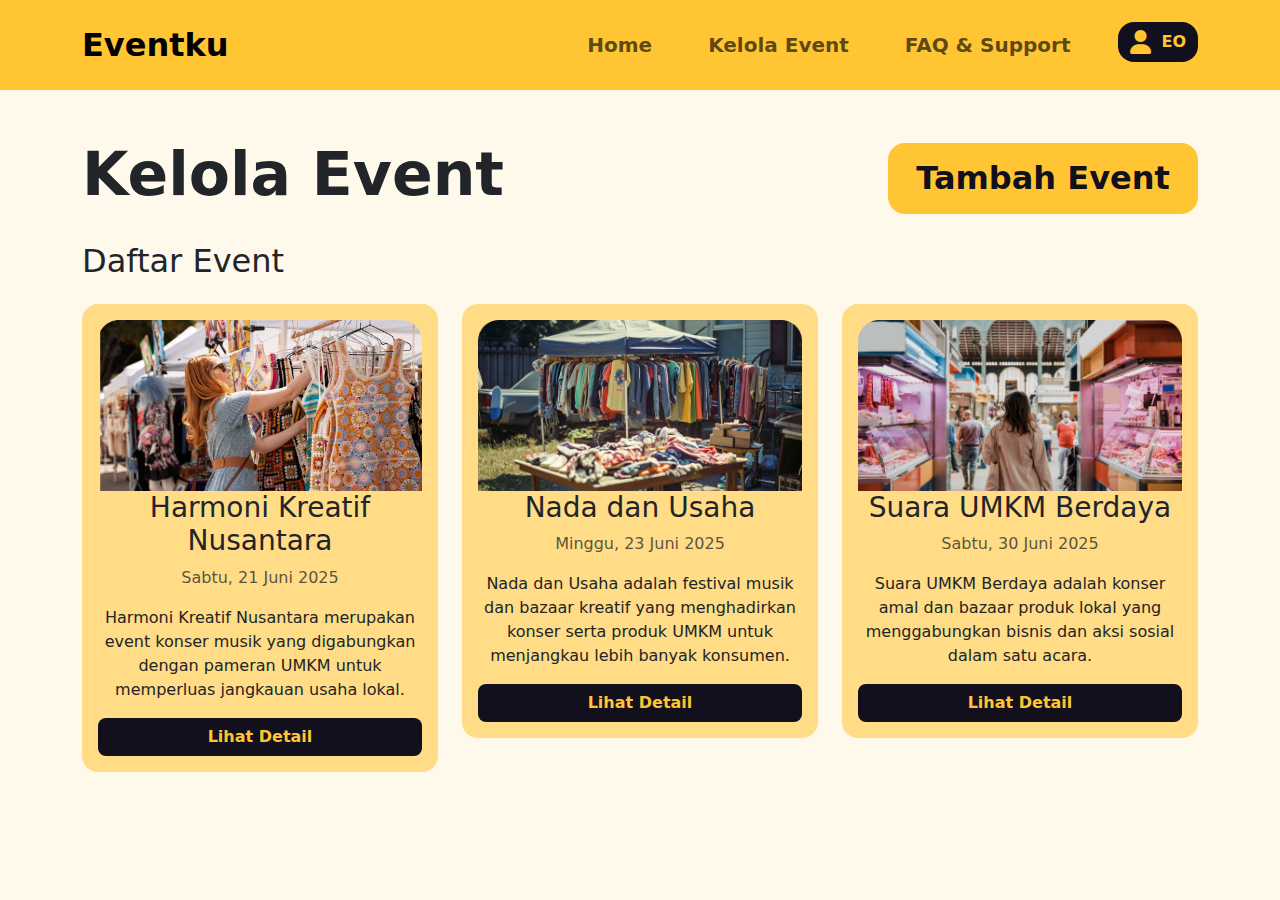
<file: index.html>
<!DOCTYPE html>
<html lang="en">

<head>
    <meta charset="UTF-8">
    <meta name="viewport" content="width=device-width, initial-scale=1.0">
    <title>Eventku</title>

    <!-- Bootstrap CSS -->
    <link href="https://cdn.jsdelivr.net/npm/bootstrap@5.3.2/dist/css/bootstrap.min.css" rel="stylesheet">

    <!-- Font Awesome -->
    <link rel="stylesheet" href="https://cdnjs.cloudflare.com/ajax/libs/font-awesome/6.0.0/css/all.min.css">

    <!-- Custom CSS -->
    <link rel="stylesheet" href="styles.css">
</head>

<body>
    <!-- Navbar -->
    <nav class="navbar navbar-expand-lg">
        <div class="container">
            <a class="navbar-brand logo" href="#">Eventku</a>
            <button class="navbar-toggler" type="button" data-bs-toggle="collapse" data-bs-target="#navbarNav"
                aria-controls="navbarNav" aria-expanded="false" aria-label="Toggle navigation">
                <span class="navbar-toggler-icon"></span>
            </button>
            <div class="collapse navbar-collapse" id="navbarNav">
                <ul class="navbar-nav ms-auto">
                    <li class="nav-item">
                        <a class="nav-link" href="#">Home</a>
                    </li>
                    <li class="nav-item">
                        <a class="nav-link" href="#">Kelola Event</a>
                    </li>
                    <li class="nav-item">
                        <a class="nav-link" href="#">FAQ & Support</a>
                    </li>
                    <li class="nav-item">
                        <div class="user-box d-flex align-items-center">
                            <i class="fa-solid fa-user user-icon"></i>
                            <span>EO</span>
                        </div>
                    </li>
                </ul>
            </div>
        </div>
    </nav>

    <!-- Content -->
    <div class="container mt-5">
        <div class="d-flex justify-content-between align-items-center mb-4">
            <h1 class="kelola-title">Kelola Event</h1>
            <button class="btn tambah-event-btn">Tambah Event</button>
        </div>

        <h2 class="mb-4">Daftar Event</h2>

        <div class="row gy-4">
            <!-- Event Card 1 -->
            <div class="col-md-4">
                <div class="card event-card p-3 text-center">
                    <img src="eventSatu.png" alt="Event Image" class="img-fluid" />
                    <h3>Harmoni Kreatif Nusantara</h3>
                    <p class="text-muted">Sabtu, 21 Juni 2025</p>
                    <p>Harmoni Kreatif Nusantara merupakan event konser musik yang digabungkan dengan pameran UMKM untuk memperluas jangkauan usaha lokal.</p>
                    <button class="btn detail-btn" onclick="window.location.href='DetailEvent.html'">Lihat Detail</button>

                </div>
            </div>

            <!-- Event Card 2 -->
            <div class="col-md-4">
                <div class="card event-card p-3 text-center">
                    <img src="eventDua.png" alt="Event Image" class="img-fluid" />
                    <h3>Nada dan Usaha</h3>
                    <p class="text-muted">Minggu, 23 Juni 2025</p>
                    <p>Nada dan Usaha adalah festival musik dan bazaar kreatif yang menghadirkan konser serta produk UMKM untuk menjangkau lebih banyak konsumen.</p>
                    <button class="btn detail-btn" onclick="window.location.href='DetailEventDua.html'">Lihat Detail</button>
                </div>
            </div>

            <!-- Event Card 3 -->
            <div class="col-md-4">
                <div class="card event-card p-3 text-center">
                    <img src="eventTiga.png" alt="Event Image" class="img-fluid" />
                    <h3>Suara UMKM Berdaya</h3>
                    <p class="text-muted">Sabtu, 30 Juni 2025</p>
                    <p>Suara UMKM Berdaya adalah konser amal dan bazaar produk lokal yang menggabungkan bisnis dan aksi sosial dalam satu acara.</p>
                    <button class="btn detail-btn">Lihat Detail</button>
                </div>
            </div>
        </div>
    </div>

    <!-- Bootstrap JS -->
    <script src="https://cdn.jsdelivr.net/npm/bootstrap@5.3.2/dist/js/bootstrap.bundle.min.js"></script>
</body>

</html>
</file>
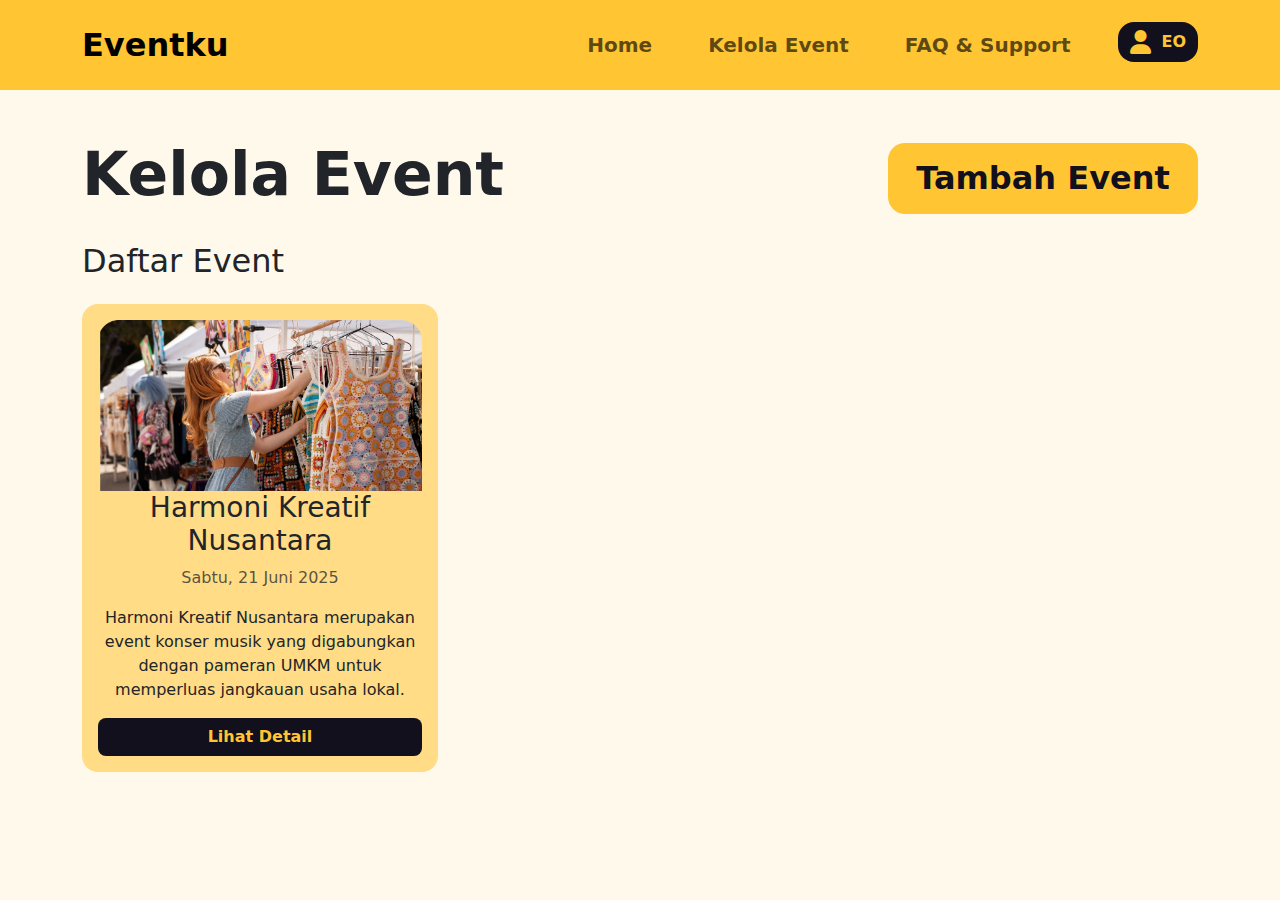
<file: coba/index.html>
<!DOCTYPE html>
        <html lang="en">

        <head>
            <meta charset="UTF-8">
            <meta name="viewport" content="width=device-width, initial-scale=1.0">
            <title>Eventku</title>

            <!-- Bootstrap CSS -->
            <link href="https://cdn.jsdelivr.net/npm/bootstrap@5.3.2/dist/css/bootstrap.min.css" rel="stylesheet">

            <!-- Font Awesome -->
            <link rel="stylesheet" href="https://cdnjs.cloudflare.com/ajax/libs/font-awesome/6.0.0/css/all.min.css">

            <!-- Custom CSS -->
            <link rel="stylesheet" href="styles.css">
        </head>

        <body>
            <!-- Navbar -->
            <nav class="navbar navbar-expand-lg">
                <div class="container">
                    <a class="navbar-brand logo" href="#">Eventku</a>
                    <button class="navbar-toggler" type="button" data-bs-toggle="collapse" data-bs-target="#navbarNav"
                        aria-controls="navbarNav" aria-expanded="false" aria-label="Toggle navigation">
                        <span class="navbar-toggler-icon"></span>
                    </button>
                    <div class="collapse navbar-collapse" id="navbarNav">
                        <ul class="navbar-nav ms-auto">
                            <li class="nav-item">
                                <a class="nav-link" href="#">Home</a>
                            </li>
                            <li class="nav-item">
                                <a class="nav-link" href="#">Kelola Event</a>
                            </li>
                            <li class="nav-item">
                                <a class="nav-link" href="#">FAQ & Support</a>
                            </li>
                            <li class="nav-item">
                                <div class="user-box d-flex align-items-center">
                                    <i class="fa-solid fa-user user-icon"></i>
                                    <span>EO</span>
                                </div>
                            </li>
                        </ul>
                    </div>
                </div>
            </nav>

            <!-- Content -->
            <div class="container mt-5">
                <div class="d-flex justify-content-between align-items-center mb-4">
                    <h1 class="kelola-title">Kelola Event</h1>
                    <!-- <button class="btn tambah-event-btn" data-bs-toggle="modal" data-bs-target="#eventModal">Tambah Event</button> -->
                    <button class="btn tambah-event-btn" onclick="window.location.href='tambahevent.html'">Tambah Event</button>
                </div>

                <h2 class="mb-4">Daftar Event</h2>

                <div class="row gy-4" id="eventContainer">
                    <!-- Dynamic event cards will be inserted here by JavaScript -->
                </div>
            </div>

            <!-- Modal for adding new event -->
            <div class="modal fade" id="eventModal" tabindex="-1" aria-labelledby="eventModalLabel" aria-hidden="true">
                <div class="modal-dialog">
                    <div class="modal-content">
                        <div class="modal-header">
                            <h5 class="modal-title" id="eventModalLabel">Tambah Event Baru</h5>
                            <button type="button" class="btn-close" data-bs-dismiss="modal" aria-label="Close"></button>
                        </div>
                        <div class="modal-body">
                            <form id="eventForm">
                                <div class="mb-3">
                                    <label for="eventImage" class="form-label">Gambar Event</label>
                                    <input type="file" class="form-control" id="eventImage" accept="image/*" required>
                                </div>
                                <div class="mb-3">
                                    <label for="eventTitle" class="form-label">Judul Event</label>
                                    <input type="text" class="form-control" id="eventTitle" required>
                                </div>
                                <div class="mb-3">
                                    <label for="eventDate" class="form-label">Tanggal Event</label>
                                    <input type="date" class="form-control" id="eventDate" required>
                                </div>
                                <div class="mb-3">
                                    <label for="eventTimeStart" class="form-label">Jam Mulai</label>
                                    <input type="time" class="form-control" id="eventTimeStart" required>
                                </div>
                                <div class="mb-3">
                                    <label for="eventTimeEnd" class="form-label">Jam Selesai</label>
                                    <input type="time" class="form-control" id="eventTimeEnd" required>
                                </div>
                                <div class="mb-3">
                                    <label for="eventLocation" class="form-label">Lokasi</label>
                                    <input type="text" class="form-control" id="eventLocation" required>
                                </div>
                                <div class="mb-3">
                                    <label for="eventPrice" class="form-label">Harga Sewa</label>
                                    <input type="number" class="form-control" id="eventPrice" required>
                                </div>
                                <div class="mb-3">
                                    <label for="eventBoothCount" class="form-label">Jumlah Booth</label>
                                    <input type="number" class="form-control" id="eventBoothCount" required>
                                </div>
                                <div class="mb-3">
                                    <label for="eventDescription" class="form-label">Deskripsi Event</label>
                                    <textarea class="form-control" id="eventDescription" required></textarea>
                                </div>
                            </form>
                        </div>
                        <div class="modal-footer">
                            <button type="button" class="btn btn-secondary" data-bs-dismiss="modal">Tutup</button>
                            <button type="button" class="btn btn-primary" onclick="addNewEvent()">Tambah Event</button>
                        </div>
                    </div>
                </div>
            </div>

            <!-- Bootstrap JS -->
            <script src="https://cdn.jsdelivr.net/npm/bootstrap@5.3.2/dist/js/bootstrap.bundle.min.js"></script>
            <!-- Custom JS -->
            <script src="scripts.js"></script>
        </body>

        </html>
</file>
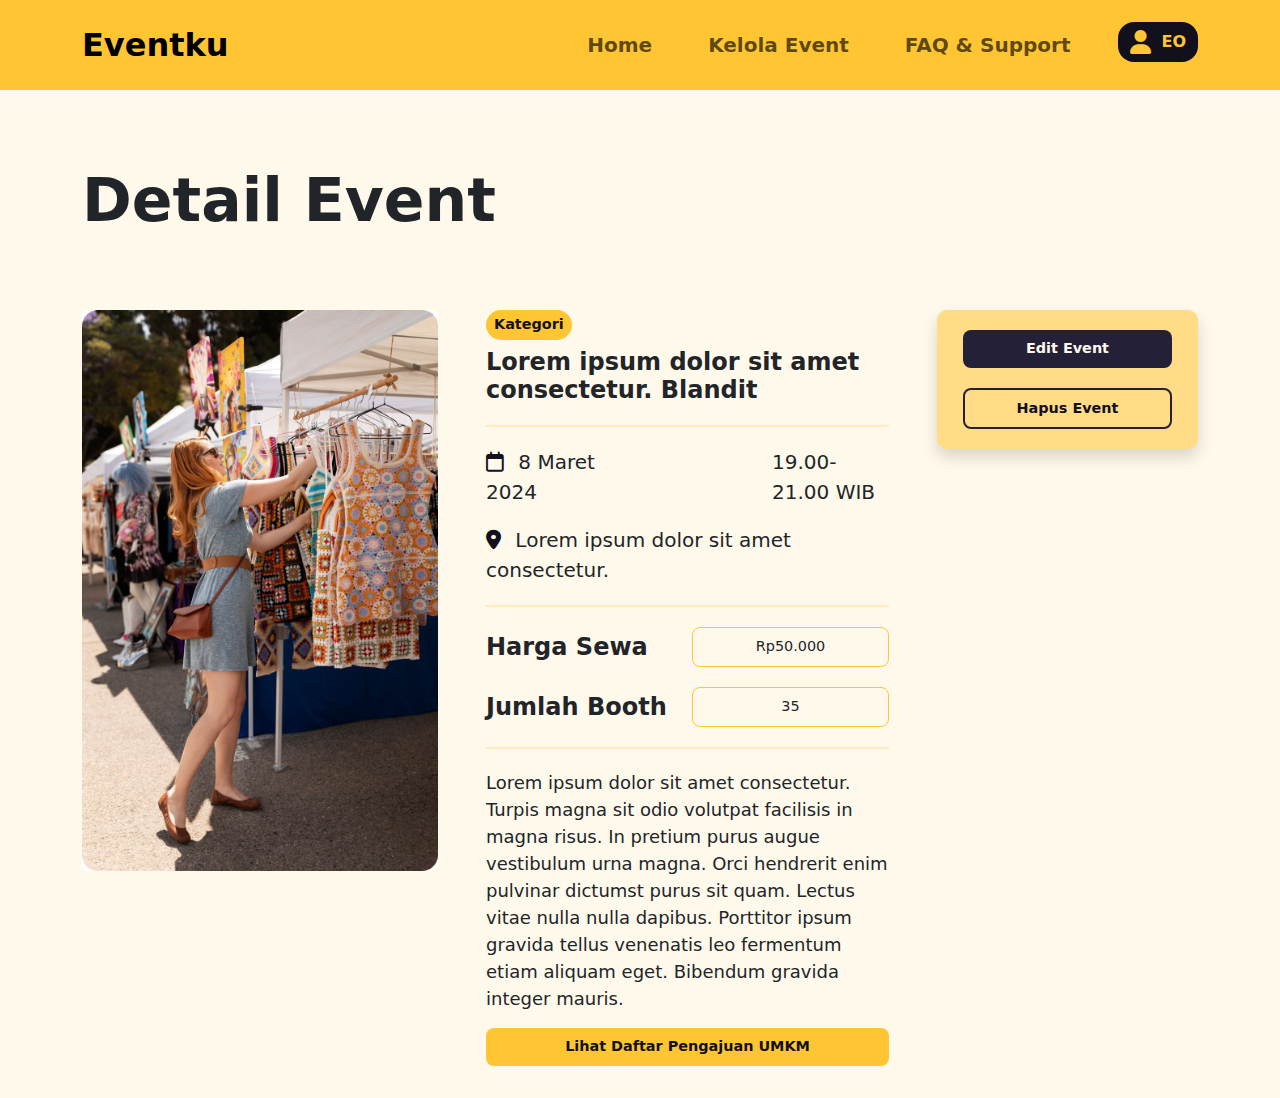
<file: DetailEvent.html>
<!DOCTYPE html>
<html lang="en">

<head>
    <meta charset="UTF-8">
    <meta name="viewport" content="width=device-width, initial-scale=1.0">
    <title>Detail Event</title>

    <!-- Bootstrap CSS -->
    <link href="https://cdn.jsdelivr.net/npm/bootstrap@5.3.2/dist/css/bootstrap.min.css" rel="stylesheet">

    <!-- Font Awesome -->
    <link rel="stylesheet" href="https://cdnjs.cloudflare.com/ajax/libs/font-awesome/6.0.0/css/all.min.css">

    <!-- Custom CSS -->
    <link rel="stylesheet" href="detail.css">
</head>

<body>
    <!-- Navbar -->
    <nav class="navbar navbar-expand-lg">
        <div class="container">
            <a class="navbar-brand logo" href="#">Eventku</a>
            <button class="navbar-toggler" type="button" data-bs-toggle="collapse" data-bs-target="#navbarNav"
                aria-controls="navbarNav" aria-expanded="false" aria-label="Toggle navigation">
                <span class="navbar-toggler-icon"></span>
            </button>
            <div class="collapse navbar-collapse" id="navbarNav">
                <ul class="navbar-nav ms-auto">
                    <li class="nav-item">
                        <a class="nav-link" href="#">Home</a>
                    </li>
                    <li class="nav-item">
                        <a class="nav-link" href="#">Kelola Event</a>
                    </li>
                    <li class="nav-item">
                        <a class="nav-link" href="#">FAQ & Support</a>
                    </li>
                    <li class="nav-item">
                        <div class="user-box d-flex align-items-center">
                            <i class="fa-solid fa-user user-icon"></i>
                            <span>EO</span>
                        </div>
                    </li>
                </ul>
            </div>
        </div>
    </nav>

    <!-- Content -->
    <div class="container mt-4">
        <h1 class="kelola-title mb-4">Detail Event</h1>

        <div class="row">
            <div class="col-md-4">
                <img src="DetailEvent.jpg" alt="Gambar Event" class="img-fluid rounded event-image">
            </div>
            <div class="col-md-5">
                <div class="event-details-card">
                    <span class="category-label">Kategori</span>
                    <h2 class="event-title">Lorem ipsum dolor sit amet consectetur. Blandit</h2>
                    <hr class="divider">
                    <div class="event-info">
                        <div class="event-details-row">
                            <p><i class="far fa-calendar"></i> 8 Maret 2024</p>
                            <p class="event-time">19.00-21.00 WIB</p>
                        </div>
                        <p><i class="fas fa-map-marker-alt"></i> Lorem ipsum dolor sit amet consectetur.</p>
                    </div>
                    
                    <hr class="divider">
                    <div class="event-details">
                        <div class="detail-item">
                            <span class="detail-label">Harga Sewa</span>
                            <span class="detail-value">Rp50.000</span>
                        </div>
                        <div class="detail-item">
                            <span class="detail-label">Jumlah Booth</span>
                            <span class="detail-value">35</span>
                        </div>
                    </div>
                    <hr class="divider">
                    <p class="event-description">
                        Lorem ipsum dolor sit amet consectetur. Turpis magna sit odio volutpat facilisis in magna risus. In pretium purus augue vestibulum urna magna. Orci hendrerit enim pulvinar dictumst purus sit quam. Lectus vitae nulla nulla dapibus. Porttitor ipsum gravida tellus venenatis leo fermentum etiam aliquam eget. Bibendum gravida integer mauris.
                    </p>
                    <button class="btn btn-primary">Lihat Daftar Pengajuan UMKM</button>
                </div>
            </div>
            <div class="col-md-3 justify-content-center">
                <div class="event-action-box shadow d-flex flex-column">
                    <button class="edit-event-button">Edit Event</button>
                    <button class="delete-event-button">Hapus Event</button>
                </div>
            </div>
            
            
            
            
        </div>
    </div>

    <!-- Bootstrap JS -->
    <script src="https://cdn.jsdelivr.net/npm/bootstrap@5.3.2/dist/js/bootstrap.bundle.min.js"></script>
</body>

</html>
</file>
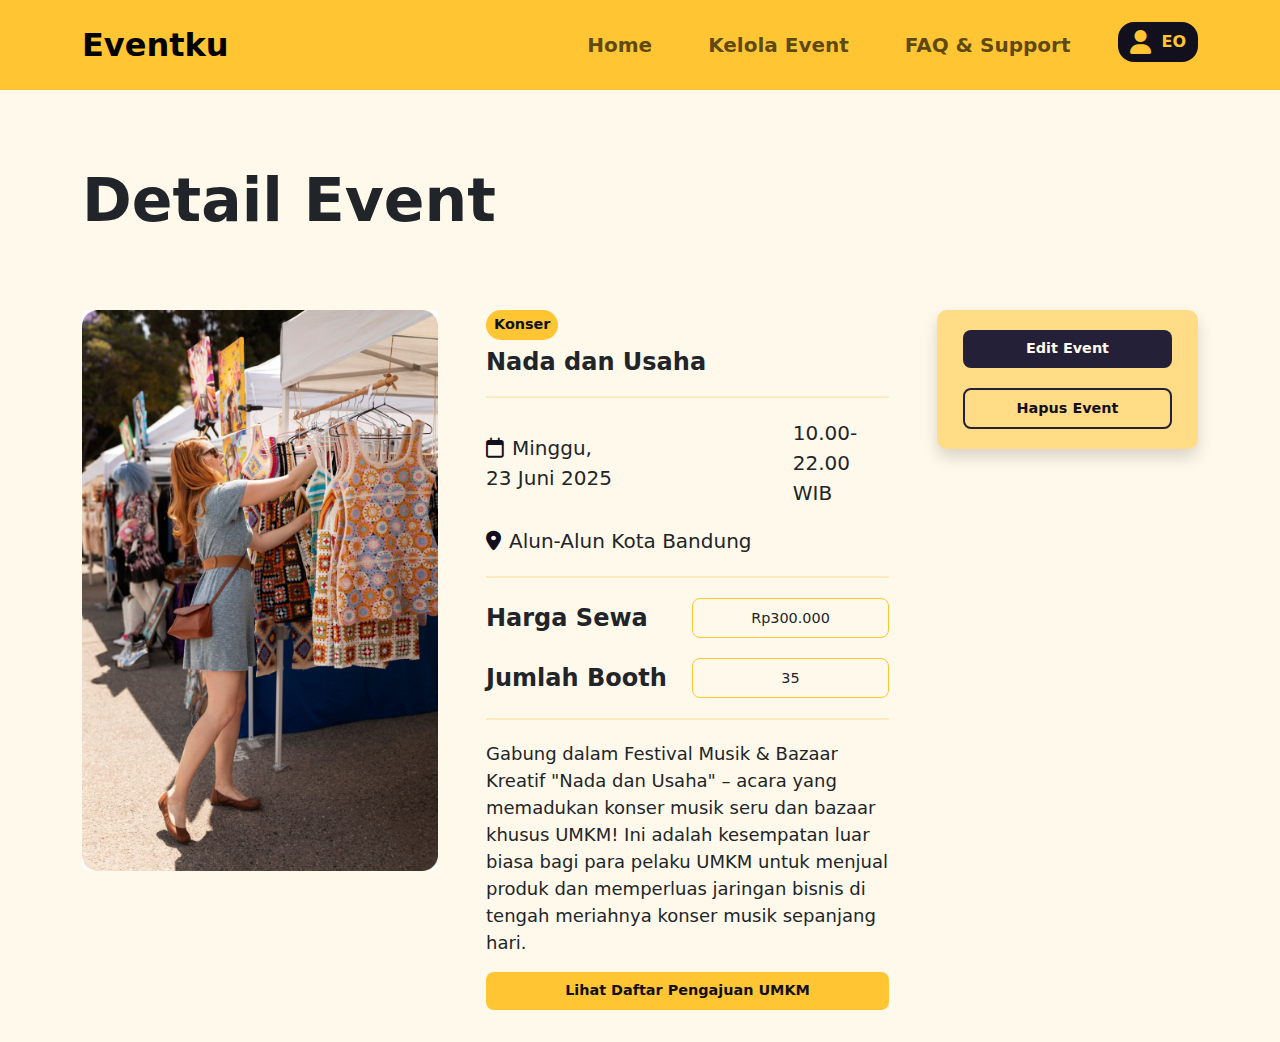
<file: DetailEventDua.html>
<!DOCTYPE html>
<html lang="en">

<head>
    <meta charset="UTF-8">
    <meta name="viewport" content="width=device-width, initial-scale=1.0">
    <title>Detail Event</title>

    <!-- Bootstrap CSS -->
    <link href="https://cdn.jsdelivr.net/npm/bootstrap@5.3.2/dist/css/bootstrap.min.css" rel="stylesheet">

    <!-- Font Awesome -->
    <link rel="stylesheet" href="https://cdnjs.cloudflare.com/ajax/libs/font-awesome/6.0.0/css/all.min.css">

    <!-- Custom CSS -->
    <link rel="stylesheet" href="detail.css">
</head>

<body>
    <!-- Navbar -->
    <nav class="navbar navbar-expand-lg">
        <div class="container">
            <a class="navbar-brand logo" href="#">Eventku</a>
            <button class="navbar-toggler" type="button" data-bs-toggle="collapse" data-bs-target="#navbarNav"
                aria-controls="navbarNav" aria-expanded="false" aria-label="Toggle navigation">
                <span class="navbar-toggler-icon"></span>
            </button>
            <div class="collapse navbar-collapse" id="navbarNav">
                <ul class="navbar-nav ms-auto">
                    <li class="nav-item">
                        <a class="nav-link" href="#">Home</a>
                    </li>
                    <li class="nav-item">
                        <a class="nav-link" href="#">Kelola Event</a>
                    </li>
                    <li class="nav-item">
                        <a class="nav-link" href="#">FAQ & Support</a>
                    </li>
                    <li class="nav-item">
                        <div class="user-box d-flex align-items-center">
                            <i class="fa-solid fa-user user-icon"></i>
                            <span>EO</span>
                        </div>
                    </li>
                </ul>
            </div>
        </div>
    </nav>

    <!-- Content -->
    <div class="container mt-4">
        <h1 class="kelola-title mb-4">Detail Event</h1>

        <div class="row">
            <div class="col-md-4">
                <img src="DetailEventSatu.jpg" alt="Gambar Event" class="img-fluid rounded event-image">
            </div>
            <div class="col-md-5">
                <div class="event-details-card">
                    <span class="category-label">Konser</span>
                    <h2 class="event-title">Nada dan Usaha</h2>
                    <hr class="divider">
                    <div class="event-info">
                        <div class="event-details-row">
                            <p><i class="far fa-calendar"></i>Minggu, 23 Juni 2025</p>
                            <p class="event-time">10.00-22.00 WIB</p>
                        </div>
                        <p><i class="fas fa-map-marker-alt"></i>Alun-Alun Kota Bandung</p>
                    </div>
                    
                    <hr class="divider">
                    <div class="event-details">
                        <div class="detail-item">
                            <span class="detail-label">Harga Sewa</span>
                            <span class="detail-value">Rp300.000</span>
                        </div>
                        <div class="detail-item">
                            <span class="detail-label">Jumlah Booth</span>
                            <span class="detail-value">35</span>
                        </div>
                    </div>
                    <hr class="divider">
                    <p class="event-description">
                        Gabung dalam Festival Musik & Bazaar Kreatif "Nada dan Usaha" – acara yang memadukan konser musik seru dan bazaar khusus UMKM! Ini adalah kesempatan luar biasa bagi para pelaku UMKM untuk menjual produk dan memperluas jaringan bisnis di tengah meriahnya konser musik sepanjang hari.
                    </p>
                    <button class="btn btn-primary">Lihat Daftar Pengajuan UMKM</button>
                </div>
            </div>
            <div class="col-md-3 justify-content-center">
                <div class="event-action-box shadow d-flex flex-column">
                    <button class="edit-event-button">Edit Event</button>
                    <button class="delete-event-button">Hapus Event</button>
                </div>
            </div>
            
            
            
            
        </div>
    </div>

    <!-- Bootstrap JS -->
    <script src="https://cdn.jsdelivr.net/npm/bootstrap@5.3.2/dist/js/bootstrap.bundle.min.js"></script>
</body>

</html>
</file>
<file: styles.css>
body {
    background-color: #FFF9EB; /* Mengubah warna latar belakang */
}

.navbar {
    background-color: #FFC533;
    padding: 1rem;
}

.logo {
    font-size: 32px;
    font-weight: bold;
}

.user-box {
    background-color: #12101C;
    border-radius: 16px;
    padding: 8px 12px;
    display: flex;
    align-items: center;
}

.user-icon {
    font-size: 24px;
    color: #FFC533;
}

.user-box span {
    color: #FFC533;
    font-weight: bold;
    margin-left: 10px; /* Menambahkan jarak antara ikon dan tulisan EO */
}

.kelola-title {
    font-size: 60px;
    font-weight: bold;
}

.tambah-event-btn {
    background-color: #FFC533;
    color: #12101C;
    font-weight: bold;
    border-radius: 17px;
    transition: background-color 0.3s ease;
    width: 310px; /* Menetapkan lebar tombol */
    height: 71px; /* Menetapkan tinggi tombol */
    font-size: 32px; /* Mengatur ukuran font tombol */
    display: flex; /* Untuk memusatkan teks dalam tombol */
    justify-content: center; /* Memusatkan teks secara horizontal */
    align-items: center; /* Memusatkan teks secara vertikal */
}

.tambah-event-btn:hover {
    background-color: #e6b800;
}

.event-card {
    background-color: #FFDC85;
    border-radius: 16px;
    border: none; /* Remove any border */
    box-shadow: none; /* Remove any shadow that might give the appearance of a border */
}

.event-image {
    height: 200px;
    background-color: #E0E0E0;
    border-radius: 8px;
}

.detail-btn {
    background-color: #12101C;
    color: #FFC533;
    font-weight: bold;
    border-radius: 8px;
}

/* Styling untuk tautan navbar */
.nav-link {
    font-weight: bold; /* Menebalkan teks */
    font-size: 20px; /* Mengatur ukuran font menjadi 20px */
    margin-right: 40px; /* Menambahkan jarak kanan antar item */
}

/* Jika Anda ingin menghilangkan margin pada item terakhir */
.nav-item:last-child .nav-link {
    margin-right: 0; /* Menghilangkan margin pada item terakhir */
}

@media (max-width: 768px) {
    .kelola-title {
        font-size: 40px;
    }
}
</file>
<file: coba/styles.css>
body {
    background-color: #FFF9EB; /* Mengubah warna latar belakang */
}

.navbar {
    background-color: #FFC533;
    padding: 1rem;
}

.logo {
    font-size: 32px;
    font-weight: bold;
}

.user-box {
    background-color: #12101C;
    border-radius: 16px;
    padding: 8px 12px;
    display: flex;
    align-items: center;
}

.user-icon {
    font-size: 24px;
    color: #FFC533;
}

.user-box span {
    color: #FFC533;
    font-weight: bold;
    margin-left: 10px; /* Menambahkan jarak antara ikon dan tulisan EO */
}

.kelola-title {
    font-size: 60px;
    font-weight: bold;
}

.tambah-event-btn {
    background-color: #FFC533;
    color: #12101C;
    font-weight: bold;
    border-radius: 17px;
    transition: background-color 0.3s ease;
    width: 310px; /* Menetapkan lebar tombol */
    height: 71px; /* Menetapkan tinggi tombol */
    font-size: 32px; /* Mengatur ukuran font tombol */
    display: flex; /* Untuk memusatkan teks dalam tombol */
    justify-content: center; /* Memusatkan teks secara horizontal */
    align-items: center; /* Memusatkan teks secara vertikal */
}

.tambah-event-btn:hover {
    background-color: #e6b800;
}

.event-card {
    background-color: #FFDC85;
    border-radius: 16px;
    border: none; /* Remove any border */
    box-shadow: none; /* Remove any shadow that might give the appearance of a border */
}

.event-image {
    height: 200px;
    background-color: #E0E0E0;
    border-radius: 8px;
}

.detail-btn {
    background-color: #12101C;
    color: #FFC533;
    font-weight: bold;
    border-radius: 8px;
}

/* Styling untuk tautan navbar */
.nav-link {
    font-weight: bold; /* Menebalkan teks */
    font-size: 20px; /* Mengatur ukuran font menjadi 20px */
    margin-right: 40px; /* Menambahkan jarak kanan antar item */
}

/* Jika Anda ingin menghilangkan margin pada item terakhir */
.nav-item:last-child .nav-link {
    margin-right: 0; /* Menghilangkan margin pada item terakhir */
}

@media (max-width: 768px) {
    .kelola-title {
        font-size: 40px;
    }
}
</file>
<file: detail.css>
body {
    background-color: #FFF9EB;
}


/* Punya navbar */
.navbar {
    background-color: #FFC533;
    padding: 1rem;
}

.logo {
    font-size: 32px;
    font-weight: bold;
}

.user-box {
    background-color: #12101C;
    border-radius: 16px;
    padding: 8px 12px;
    display: flex;
    align-items: center;
}

.user-icon {
    font-size: 24px;
    color: #FFC533;
}

.user-box span {
    color: #FFC533;
    font-weight: bold;
    margin-left: 10px;
}

.nav-link {
    font-weight: bold;
    font-size: 20px;
    margin-right: 40px;
}

.nav-item:last-child .nav-link {
    margin-right: 0;
}

.kelola-title {
    padding-top: 50px;
    font-size: 60px;
    font-weight: bold;
    padding-bottom: 50px;
}

.event-image {
    max-height: 600px;
    object-fit: cover;
    width: 100%;
    border-radius: 16px;
}


.event-details-card {
    background-color: #FFF9EB;
    border-radius: 16px;
    padding-left: 1.5rem;
    padding-right: 1.5rem;
    height: 100%;
    padding-bottom: 2rem;
}

.category-label {
    background-color: #FFC533;
    color: #12101C;
    padding: 4px 8px;
    border-radius: 16px;
    font-weight: bold;
    display: inline-block;
    margin-bottom: 0.5rem;
    font-size: 0.9rem;
}

.event-title {
    font-size: 1.5rem;
    font-weight: bold;
    margin-bottom: 1rem;
}

.event-info p {
    margin-bottom: 0.25rem;
    font-size: 0.9rem;
}

.event-info i {
    margin-right: 8px;
    color: #12101C;
}

.detail-item {
    display: flex; /* Mengaktifkan Flexbox */
    justify-content: space-between; /* Menjaga jarak antara elemen */
    align-items: center; /* Memastikan konten berada di tengah secara vertikal */
    margin-bottom: 0.5rem; /* Jarak bawah */
    font-size: 0.9rem; /* Ukuran font */
    margin-top: 20px;
}


.detail-label {
    font-weight: bold;
    font-size: 24px;
}

.detail-value {
    display: inline-block; /* Agar bisa memiliki dimensi */
    width: 197px; /* Lebar kotak */
    height: 40px; /* Tinggi kotak */
    border: 1px solid #FFC533; /* Warna border kotak */
    border-radius: 8px; /* Sudut melengkung */
    display: flex; /* Menggunakan Flexbox untuk konten di dalamnya */
    align-items: center; /* Memastikan teks berada di tengah vertikal */
    justify-content: center; /* Memastikan teks berada di tengah horizontal */
    background-color: #FFF9EB; /* Warna latar belakang kotak (opsional) */
    font-weight: medium;
}


.event-description {
    margin-top: 1rem;
    margin-bottom: 1rem;
    font-size: 18px;
}

.event-info p {
    font-size: 20px; /* Ukuran font diatur menjadi 20 piksel */
}
.event-details-row {
    display: flex; /* Mengaktifkan Flexbox */
    align-items: center; /* Menjaga item sejajar secara vertikal */
    gap: 170px; /* Jarak antara elemen di dalam baris */
    padding-bottom: 14px;
}

.event-time {
    margin-left: 0; /* Menghapus margin kiri jika ada */
    font-size: 20px; /* Ukuran font yang sama */
}


.btn-primary {
    background-color: #FFC533; /* Warna latar belakang */
    border: none; /* Menghilangkan border default */
    color: #12101C; /* Warna teks */
    font-weight: bold; /* Tebal teks */
    padding: 8px 16px; /* Padding tombol */
    border-radius: 8px; /* Sudut tombol */
    font-size: 0.9rem; /* Ukuran font */
    width: 100%; /* Mengatur lebar tombol agar penuh */
    cursor: pointer; /* Pointer saat hover */
}

/* card dari kategori */

@media (max-width: 768px) {
    .kelola-title {
        font-size: 36px;
    }
    .event-details-card {
        margin-top: 1rem;
    }
}

/* garis lurusnya */

.divider {
    border: none; /* Menghilangkan border default */
    height: 2px; /* Menentukan ketebalan garis */
    background-color: #FFC533; /* Warna garis */
    margin-top: 20px; /* Jarak atas dari teks */
    margin-bottom: 20px; /* Jarak bawah dari garis */
}

/* edit edit card nya */

.edit-event-button {
    margin-top: 20px;
    background-color: #242037; /* Warna background */
    color: #FFF9EB; /* Warna teks */
    border: none; /* Menghilangkan border default */
    font-weight: bold; /* Tebal teks */
    padding: 8px 16px; /* Padding tombol */
    border-radius: 8px; /* Sudut tombol */
    font-size: 0.9rem; /* Ukuran font */
    cursor: pointer; /* Pointer saat hover */
}

.delete-event-button {
    background-color: #FFDC85; /* Warna background */
    color: #12101C; /* Warna teks */
    border: 2px solid #242037; /* Outline */
    font-weight: bold; /* Tebal teks */
    padding: 8px 16px; /* Padding tombol */
    border-radius: 8px; /* Sudut tombol */
    font-size: 0.9rem; /* Ukuran font */
    cursor: pointer; /* Pointer saat hover */
    margin-bottom: 20px;
}

.event-action-box {
    display: flex; /* Mengaktifkan Flexbox */
    flex-direction: column; /* Mengatur arah menjadi kolom */
    gap: 20px; /* Menambahkan jarak antara tombol */
    align-items: center;
    background-color: #FFDC85;
    border-radius: 10px;
}

.edit-event-button,
.delete-event-button {
    width: 80%; /* Membuat tombol mengisi lebar penuh */
}
</file>
